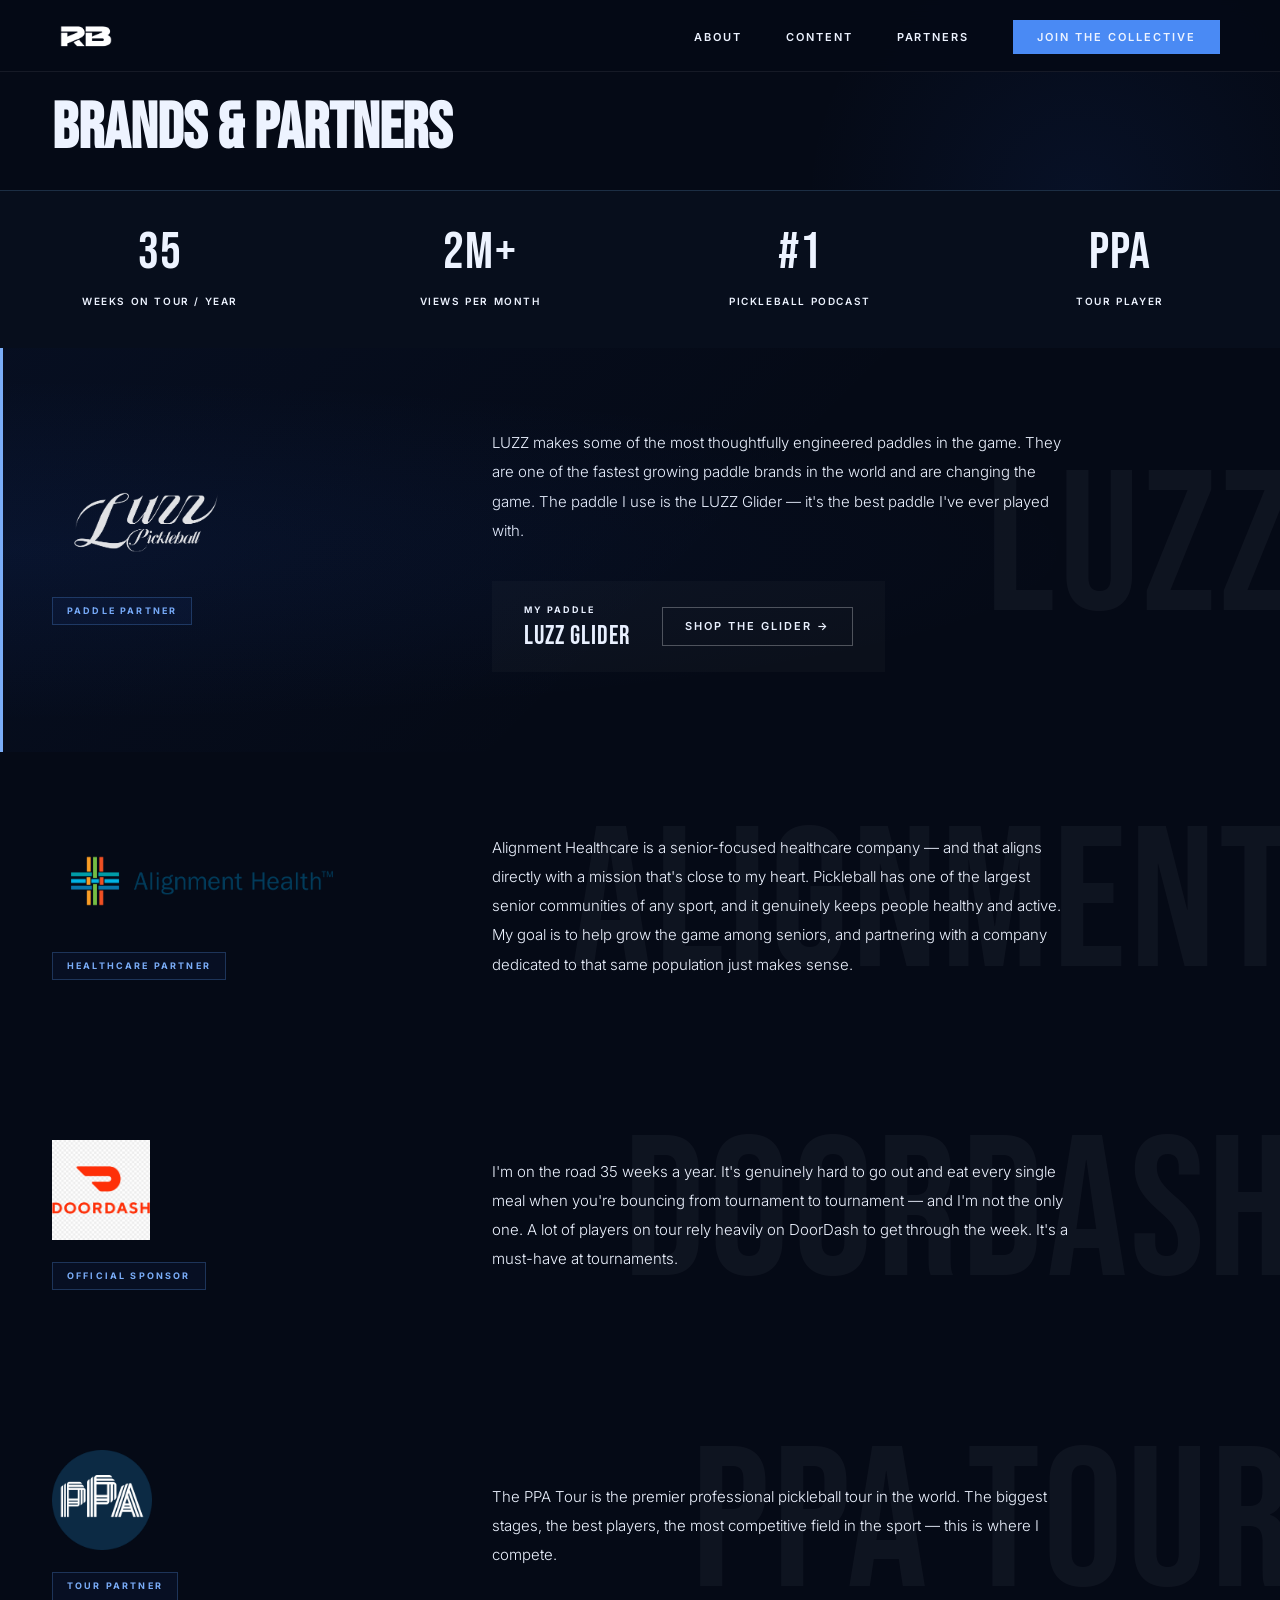
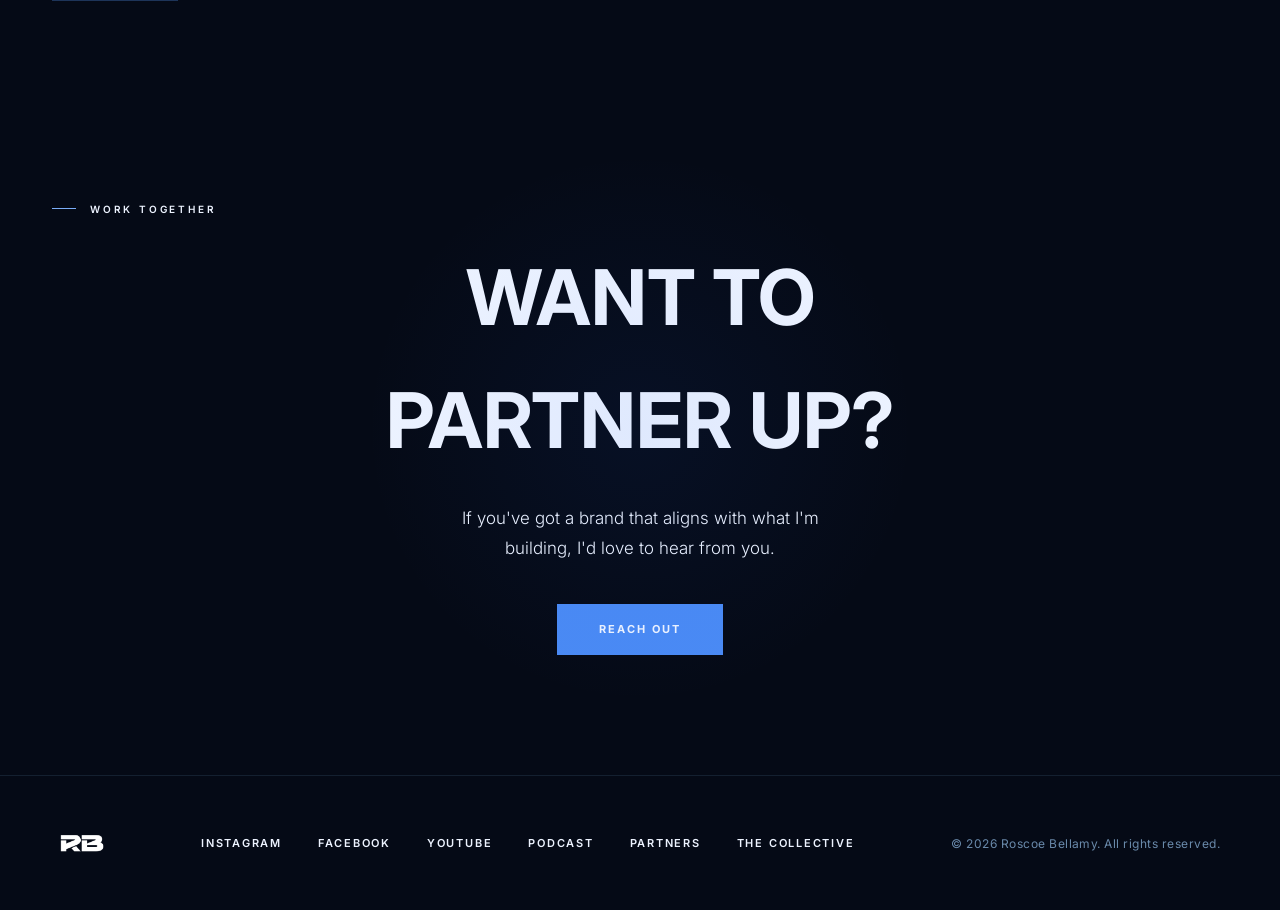
<file: partners.html>
<!DOCTYPE html>
<html lang="en">
<head>
  <meta charset="UTF-8" />
  <meta name="viewport" content="width=device-width, initial-scale=1.0" />
  <title>Brand Partners & Sponsorships — Roscoe Bellamy</title>
  <meta name="description" content="Partner with Roscoe Bellamy — World #6 pickleball pro, podcast host, and content creator reaching 2M+ viewers/month. Sponsorship and brand partnership opportunities." />
  <meta name="robots" content="index, follow" />
  <link rel="canonical" href="https://roscoebellamy.com/partners.html" />

  <!-- Open Graph -->
  <meta property="og:type" content="website" />
  <meta property="og:url" content="https://roscoebellamy.com/partners.html" />
  <meta property="og:title" content="Brand Partners & Sponsorships — Roscoe Bellamy" />
  <meta property="og:description" content="Sponsorship and brand partnership opportunities with World #6 pickleball pro and #1 podcast host reaching 2M+ viewers/month." />
  <meta property="og:image" content="https://roscoebellamy.com/og-image.jpg" />
  <meta property="og:site_name" content="Roscoe Bellamy" />

  <!-- Twitter Card -->
  <meta name="twitter:card" content="summary_large_image" />
  <meta name="twitter:site" content="@roscoebellamy" />
  <meta name="twitter:title" content="Brand Partners & Sponsorships — Roscoe Bellamy" />
  <meta name="twitter:description" content="Partner with World #6 pickleball pro reaching 2M+ viewers/month." />
  <meta name="twitter:image" content="https://roscoebellamy.com/og-image.jpg" />

  <!-- Favicon -->
  <link rel="icon" type="image/png" sizes="32x32" href="favicon-32.png" />
  <link rel="icon" type="image/png" sizes="16x16" href="favicon-16.png" />
  <link rel="apple-touch-icon" sizes="180x180" href="apple-touch-icon.png" />

  <!-- JSON-LD Structured Data -->
  <script type="application/ld+json">
  {
    "@context": "https://schema.org",
    "@type": "WebPage",
    "name": "Brand Partners & Sponsorships — Roscoe Bellamy",
    "url": "https://roscoebellamy.com/partners.html",
    "description": "Sponsorship and brand partnership opportunities with World #6 pickleball pro Roscoe Bellamy.",
    "about": {
      "@type": "Person",
      "name": "Roscoe Bellamy",
      "url": "https://roscoebellamy.com"
    },
    "mentions": [
      {
        "@type": "Organization",
        "name": "LUZZ",
        "url": "https://luzzpickleball.com",
        "description": "Pickleball paddle brand — Roscoe's official paddle partner."
      },
      {
        "@type": "Organization",
        "name": "Alignment Healthcare",
        "description": "Senior-focused healthcare company and official sponsor."
      },
      {
        "@type": "Organization",
        "name": "DoorDash",
        "url": "https://doordash.com",
        "description": "Official sponsor of Roscoe Bellamy on the PPA Tour."
      },
      {
        "@type": "Organization",
        "name": "PPA Tour",
        "description": "The premier professional pickleball tour in the world."
      }
    ]
  }
  </script>

  <link rel="preconnect" href="https://fonts.googleapis.com" />
  <link rel="preconnect" href="https://fonts.gstatic.com" crossorigin />
  <link href="https://fonts.googleapis.com/css2?family=Bebas+Neue&family=Inter:wght@300;400;500;600;700&display=swap" rel="stylesheet" />
  <link rel="stylesheet" href="styles.css?v=8" />
  <style>

    /* PAGE HEADER */
    .page-header {
      padding: 100px 52px 32px;
      border-bottom: 1px solid var(--border);
      position: relative;
      overflow: hidden;
    }
    .page-header::before {
      content: '';
      position: absolute;
      top: -100px; right: -100px;
      width: 600px; height: 600px;
      border-radius: 50%;
      background: radial-gradient(circle, rgba(37,99,235,.08) 0%, transparent 65%);
      pointer-events: none;
    }
    .page-title {
      font-family: var(--font-display);
      font-size: clamp(40px, 5vw, 64px);
      line-height: .9;
    }

    /* STATS BAR */
    .stats-bar {
      display: grid;
      grid-template-columns: repeat(4, 1fr);
      border-bottom: 1px solid var(--border);
      background: var(--off-bg);
    }
    .stat-item {
      padding: 36px 32px;
      border-right: 1px solid var(--border);
      text-align: center;
      position: relative;
      transition: background .25s;
    }
    .stat-item:hover { background: rgba(37,99,235,.06); }
    .stat-item:last-child { border-right: none; }
    .stat-value {
      font-family: var(--font-display);
      font-size: 52px;
      color: var(--white);
      display: block;
      line-height: 1;
      margin-bottom: 8px;
      letter-spacing: .02em;
    }
    .stat-label {
      font-size: 10px;
      text-transform: uppercase;
      letter-spacing: .16em;
      color: var(--muted);
      font-weight: 600;
    }

    /* PARTNER ROWS */
    .partner-row {
      padding: 80px 52px;
      border-bottom: 1px solid var(--border);
      display: grid;
      grid-template-columns: 360px 1fr;
      gap: 80px;
      align-items: center;
      position: relative;
      overflow: hidden;
      transition: background .4s;
    }
    .partner-row::after {
      content: attr(data-brand);
      position: absolute;
      right: -16px;
      top: 50%;
      transform: translateY(-50%);
      font-family: var(--font-display);
      font-size: 200px;
      color: var(--white);
      opacity: .04;
      line-height: 1;
      pointer-events: none;
      white-space: nowrap;
      letter-spacing: .02em;
      transition: opacity .4s;
    }
    .partner-row:hover::after { opacity: .07; }
    .partner-row:hover { background: rgba(37,99,235,.03); }
    .partner-row.featured {
      border-left: 3px solid var(--blue-lt);
      padding-left: 49px;
      background: linear-gradient(135deg, rgba(37,99,235,.05) 0%, transparent 55%);
    }
    .partner-row.featured::before {
      content: '';
      position: absolute;
      inset: 0;
      background: radial-gradient(ellipse at 0% 50%, rgba(37,99,235,.08) 0%, transparent 60%);
      pointer-events: none;
    }
    .partner-row.featured:hover { background: linear-gradient(135deg, rgba(37,99,235,.08) 0%, transparent 55%); }

    /* LEFT: logo + type */
    .pr-left {
      display: flex;
      flex-direction: column;
      align-items: flex-start;
      gap: 22px;
    }
    .pr-logo {
      display: block;
      max-height: 100px;
      max-width: 300px;
      width: auto;
      filter: brightness(0) invert(1);
      opacity: .88;
      transition: opacity .3s;
    }
    .partner-row:hover .pr-logo { opacity: 1; }
    .pr-logo.color { filter: none; opacity: 1; }
    .pr-type {
      font-size: 9px;
      font-weight: 700;
      letter-spacing: .24em;
      text-transform: uppercase;
      color: var(--blue-lt);
      border: 1px solid rgba(96,165,250,.25);
      padding: 6px 14px;
      display: inline-block;
      background: rgba(37,99,235,.06);
    }

    /* RIGHT: description + paddle */
    .pr-desc {
      font-size: 15px;
      font-weight: 300;
      color: var(--silver);
      line-height: 1.95;
      max-width: 580px;
      margin-bottom: 0;
    }
    .pr-paddle {
      display: inline-flex;
      align-items: center;
      gap: 32px;
      margin-top: 36px;
      padding: 22px 32px;
      border: 1px solid var(--border2);
      background: rgba(255,255,255,.025);
      transition: border-color .25s, background .25s;
    }
    .pr-paddle:hover { border-color: var(--blue-lt); background: rgba(37,99,235,.06); }
    .pr-paddle-label {
      font-size: 9px;
      font-weight: 700;
      letter-spacing: .22em;
      text-transform: uppercase;
      color: var(--muted);
      margin-bottom: 6px;
    }
    .pr-paddle-name {
      font-family: var(--font-display);
      font-size: 26px;
      letter-spacing: .04em;
      color: var(--white);
      line-height: 1;
    }

    /* ── MOBILE ─────────────────────────────────────────── */
    @media (max-width: 768px) {
      .page-header { padding: 90px 24px 24px; }
      .page-title { font-size: clamp(36px, 11vw, 56px) !important; text-align: center; }

      /* Stats bar: 2x2 grid */
      .stats-bar { grid-template-columns: 1fr 1fr; }
      .stat-item {
        padding: 24px 16px;
        border-bottom: 1px solid var(--border);
      }
      .stat-item:nth-child(odd) { border-right: 1px solid var(--border); }
      .stat-item:last-child { border-right: none; }
      .stat-value { font-size: 36px; }

      /* Partner rows: stack */
      .partner-row {
        grid-template-columns: 1fr;
        padding: 40px 24px;
        gap: 24px;
      }
      .partner-row.featured { padding-left: 21px; }
      .partner-row::after { font-size: 90px; }
      .pr-left { align-items: center; text-align: center; }
      .pr-logo { max-height: 64px; max-width: 200px; }
      .pr-desc { font-size: 14px; line-height: 1.8; text-align: center; }
      .pr-paddle {
        display: flex;
        flex-direction: column;
        align-items: center;
        gap: 16px;
        padding: 18px 20px;
        text-align: center;
        width: 100%;
      }
      .pr-paddle .btn-ghost { width: 100%; text-align: center; }

      /* CTA */
      .contact-cta { padding: 60px 24px; }
      .contact-cta .btn-primary { width: 100%; text-align: center; }
    }

    /* CONTACT CTA */
    .contact-cta {
      padding: 120px 52px;
      text-align: center;
      position: relative;
      overflow: hidden;
    }
    .contact-cta::before {
      content: '';
      position: absolute;
      top: 50%; left: 50%;
      transform: translate(-50%, -50%);
      width: 600px; height: 600px;
      border-radius: 50%;
      background: radial-gradient(circle, rgba(37,99,235,.07) 0%, transparent 65%);
      pointer-events: none;
    }
    .contact-cta .cta-body {
      font-size: 17px;
      font-weight: 300;
      color: var(--silver);
      line-height: 1.8;
      max-width: 420px;
      margin: 0 auto 40px;
    }

  </style>
</head>
<body>

  <!-- NAV -->
  <nav class="nav scrolled">
    <a href="index.html" class="nav-logo" aria-label="Roscoe Bellamy"></a>
    <ul class="nav-links" id="nav-links">
      <li><a href="about.html">About</a></li>
      <li><a href="content.html">Content</a></li>
      <li><a href="partners.html" class="active">Partners</a></li>
      <li><a href="https://www.skool.com/the-pickleball-collective/about" target="_blank" class="nav-cta">Join The Collective</a></li>
    </ul>
    <button class="nav-hamburger" id="nav-hamburger" aria-label="Menu">
      <span></span><span></span><span></span>
    </button>
  </nav>

  <!-- MOBILE NAV OVERLAY -->
  <ul class="mobile-nav" id="mobile-nav">
    <li><a href="about.html">About</a></li>
    <li><a href="content.html">Content</a></li>
    <li><a href="partners.html">Partners</a></li>
    <li><a href="https://www.skool.com/the-pickleball-collective/about" target="_blank" class="nav-cta">Join The Collective</a></li>
  </ul>

  <!-- PAGE HEADER -->
  <section class="page-header">
    <h1 class="page-title">
      BRANDS &amp; <span class="accent-blue">PARTNERS</span>
    </h1>
  </section>

  <!-- STATS BAR -->
  <div class="stats-bar">
    <div class="stat-item">
      <span class="stat-value">35</span>
      <span class="stat-label">Weeks on Tour / Year</span>
    </div>
    <div class="stat-item">
      <span class="stat-value">2M+</span>
      <span class="stat-label">Views Per Month</span>
    </div>
    <div class="stat-item">
      <span class="stat-value">#1</span>
      <span class="stat-label">Pickleball Podcast</span>
    </div>
    <div class="stat-item">
      <span class="stat-value">PPA</span>
      <span class="stat-label">Tour Player</span>
    </div>
  </div>

  <!-- LUZZ -->
  <div class="partner-row featured" data-brand="LUZZ">
    <div class="pr-left">
      <img src="Luzz logo.webp" alt="LUZZ" class="pr-logo" loading="lazy" />
      <span class="pr-type">Paddle Partner</span>
    </div>
    <div>
      <p class="pr-desc">
        LUZZ makes some of the most thoughtfully engineered paddles in the game. They are one of the fastest growing paddle brands in the world and are changing the game. The paddle I use is the LUZZ Glider — it's the best paddle I've ever played with.
      </p>
      <div class="pr-paddle">
        <div>
          <div class="pr-paddle-label">My Paddle</div>
          <div class="pr-paddle-name">LUZZ GLIDER</div>
        </div>
        <a href="https://luzzpickleball.com/collections/hybrid/products/luzzpickleball-glider-hybrid-paddle-t700-carbon-friction-surface-thermoformed"
           target="_blank" rel="noopener" class="btn-ghost" style="font-size:11px;padding:10px 22px;white-space:nowrap;">
          Shop the Glider →
        </a>
      </div>
    </div>
  </div>

  <!-- ALIGNMENT HEALTHCARE -->
  <div class="partner-row" data-brand="ALIGNMENT">
    <div class="pr-left">
      <img src="alignment-blue.png" alt="Alignment Healthcare" class="pr-logo color" loading="lazy" />
      <span class="pr-type">Healthcare Partner</span>
    </div>
    <div>
      <p class="pr-desc">
        Alignment Healthcare is a senior-focused healthcare company — and that aligns directly with a mission that's close to my heart. Pickleball has one of the largest senior communities of any sport, and it genuinely keeps people healthy and active. My goal is to help grow the game among seniors, and partnering with a company dedicated to that same population just makes sense.
      </p>
    </div>
  </div>

  <!-- DOORDASH -->
  <div class="partner-row" data-brand="DOORDASH">
    <div class="pr-left">
      <img src="doordash-logo.png" alt="DoorDash" class="pr-logo color" loading="lazy" />
      <span class="pr-type">Official Sponsor</span>
    </div>
    <div>
      <p class="pr-desc">
        I'm on the road 35 weeks a year. It's genuinely hard to go out and eat every single meal when you're bouncing from tournament to tournament — and I'm not the only one. A lot of players on tour rely heavily on DoorDash to get through the week. It's a must-have at tournaments.
      </p>
    </div>
  </div>

  <!-- PPA TOUR -->
  <div class="partner-row" data-brand="PPA TOUR">
    <div class="pr-left">
      <img src="PPA logo.png" alt="PPA Tour" class="pr-logo color" loading="lazy" />
      <span class="pr-type">Tour Partner</span>
    </div>
    <div>
      <p class="pr-desc">
        The PPA Tour is the premier professional pickleball tour in the world. The biggest stages, the best players, the most competitive field in the sport — this is where I compete.
      </p>
    </div>
  </div>

  <!-- WORK TOGETHER CTA -->
  <section class="contact-cta">
    <div class="eyebrow">Work Together</div>
    <h2 class="display-title" style="font-size:clamp(48px,6vw,80px);margin-bottom:20px;">
      WANT TO<br><span class="accent-blue">PARTNER UP?</span>
    </h2>
    <p class="cta-body">
      If you've got a brand that aligns with what I'm building, I'd love to hear from you.
    </p>
    <a href="index.html#contact" class="btn-primary">Reach Out</a>
  </section>

  <script>
    const hamburger = document.getElementById('nav-hamburger');
    const mobileNav = document.getElementById('mobile-nav');
    hamburger.addEventListener('click', () => {
      hamburger.classList.toggle('open');
      mobileNav.classList.toggle('open');
    });
    mobileNav.querySelectorAll('a').forEach(a => {
      a.addEventListener('click', () => {
        hamburger.classList.remove('open');
        mobileNav.classList.remove('open');
      });
    });
  </script>

  <!-- FOOTER -->
  <footer class="footer">
    <div class="footer-inner">
      <div class="footer-logo" aria-label="Roscoe Bellamy"></div>
      <nav class="footer-links">
        <a href="https://www.instagram.com/roscoebellamy/" target="_blank" rel="noopener noreferrer">Instagram</a>
        <a href="https://www.facebook.com/roscoe.bellamy/" target="_blank" rel="noopener noreferrer">Facebook</a>
        <a href="https://www.youtube.com/@roscoebellamy" target="_blank" rel="noopener noreferrer">YouTube</a>
        <a href="content.html">Podcast</a>
        <a href="partners.html">Partners</a>
        <a href="https://www.skool.com/the-pickleball-collective/about" target="_blank">The Collective</a>
      </nav>
      <p class="footer-copy">© 2026 Roscoe Bellamy. All rights reserved.</p>
    </div>
  </footer>

</body>
</html>
</file>
<file: styles.css>
/* ── RESET & VARIABLES ──────────────────────────────────── */
*, *::before, *::after { box-sizing: border-box; margin: 0; padding: 0; }

:root {
  --bg:       #050A16;
  --off-bg:   #070E1C;
  --surface:  #0B1525;
  --surface2: #0F1C30;
  --line:     #142030;
  --line2:    #1C2E44;
  --dim:      #6A8AAB;
  --white:    #EDF3FF;
  --blue:     #4A8AF4;
  --blue-lt:  #7AADF8;
  --gold:     #C4973A;

  --font-display: 'Bebas Neue', sans-serif;
  --font-body:    'Inter', sans-serif;
}

html { scroll-behavior: smooth; }
body {
  background: var(--bg);
  color: var(--white);
  font-family: var(--font-body);
  font-size: 16px;
  line-height: 1.6;
  overflow-x: hidden;
  -webkit-font-smoothing: antialiased;
}
a { text-decoration: none; color: inherit; }
img { display: block; max-width: 100%; }

/* ── TYPOGRAPHY ─────────────────────────────────────────── */
.eyebrow {
  display: flex;
  align-items: center;
  gap: 14px;
  font-size: 10px;
  font-weight: 600;
  letter-spacing: .28em;
  text-transform: uppercase;
  color: var(--white);
  margin-bottom: 20px;
}
.eyebrow::before {
  content: '';
  display: block;
  width: 24px; height: 1px;
  background: var(--blue-lt);
  flex-shrink: 0;
}
.section-title {
  font-family: var(--font-display);
  font-size: clamp(52px, 6vw, 88px);
  line-height: .90;
  letter-spacing: .01em;
  color: var(--white);
  margin-bottom: 28px;
}
.body-text {
  font-size: 16px;
  font-weight: 300;
  color: var(--white);
  line-height: 1.9;
  margin-bottom: 18px;
}

/* ── BUTTONS ────────────────────────────────────────────── */
.btn-primary {
  display: inline-block;
  background: var(--blue);
  color: var(--white);
  font-size: 11px;
  font-weight: 700;
  letter-spacing: .18em;
  text-transform: uppercase;
  padding: 17px 42px;
  border: none;
  cursor: pointer;
  transition: background .2s, transform .15s, box-shadow .2s;
}
.btn-primary:hover {
  background: var(--blue-lt);
  transform: translateY(-2px);
  box-shadow: 0 14px 44px rgba(74,138,244,.4);
}
.btn-ghost {
  display: inline-block;
  color: var(--white);
  font-size: 11px;
  font-weight: 600;
  letter-spacing: .18em;
  text-transform: uppercase;
  padding: 16px 42px;
  border: 1px solid rgba(255,255,255,.28);
  transition: border-color .2s, background .2s;
}
.btn-ghost:hover {
  border-color: var(--white);
  background: rgba(255,255,255,.06);
}

/* ── NAV ────────────────────────────────────────────────── */
.nav {
  position: fixed;
  top: 0; left: 0; right: 0;
  z-index: 200;
  display: flex;
  align-items: center;
  justify-content: space-between;
  padding: 0 60px;
  height: 72px;
  background: rgba(5,10,22,.88);
  backdrop-filter: blur(20px);
  -webkit-backdrop-filter: blur(20px);
  border-bottom: 1px solid rgba(255,255,255,.07);
}
.nav-logo {
  display: block;
  width: 52px;
  height: 36px;
  flex-shrink: 0;
  background: url('Roscoe Bellamy-01.png') center/contain no-repeat;
}
.nav-brand {
  font-family: var(--font-display);
  font-size: 22px;
  letter-spacing: .14em;
  color: var(--white);
  transition: color .2s;
}
.nav-brand:hover { color: var(--blue-lt); }
.nav-links {
  display: flex;
  align-items: center;
  gap: 44px;
  list-style: none;
}
.nav-links a {
  font-size: 11px;
  font-weight: 600;
  letter-spacing: .18em;
  text-transform: uppercase;
  color: var(--white);
  transition: color .2s;
}
.nav-links a:hover { color: var(--blue-lt); }
.nav-links .nav-highlight { color: var(--blue-lt); }
.nav-links .nav-cta {
  background: var(--blue);
  padding: 10px 24px;
  color: var(--white);
  transition: background .2s;
}
.nav-links .nav-cta:hover { background: var(--blue-lt); color: var(--white); }

/* ── HERO ───────────────────────────────────────────────── */
.hero {
  position: relative;
  min-height: 75vh;
  display: grid;
  grid-template-columns: 50% 50%;
}
.hero-photo {
  grid-column: 2;
  grid-row: 1;
  position: relative;
  overflow: hidden;
}
.hero-photo img {
  width: 100%; height: 100%;
  object-fit: cover;
  object-position: center top;
}
.hero-photo::after {
  content: '';
  position: absolute;
  inset: 0;
  background: linear-gradient(to right, var(--bg) 0%, transparent 28%);
  pointer-events: none;
}
.hero-overlay { display: none; }
.hero-content {
  grid-column: 1;
  grid-row: 1;
  position: relative;
  z-index: 2;
  padding: 90px 50px 80px 60px;
  display: flex;
  flex-direction: column;
  justify-content: center;
}
.eyebrow-break { display: none; }
.hero-eyebrow {
  display: flex;
  align-items: center;
  gap: 14px;
  font-size: 10px;
  font-weight: 600;
  letter-spacing: .22em;
  text-transform: uppercase;
  color: var(--gold);
  margin-bottom: 20px;
  white-space: nowrap;
}
.hero-eyebrow::before {
  content: '';
  display: block;
  width: 28px; height: 1px;
  background: var(--gold);
  flex-shrink: 0;
}
.hero-headline {
  font-family: var(--font-display);
  font-size: clamp(80px, 12vw, 180px);
  line-height: .84;
  letter-spacing: .01em;
  color: var(--white);
  margin-bottom: 36px;
}
.hero-headline br { display: block; }
.hero-sub {
  font-size: 17px;
  font-weight: 300;
  color: var(--white);
  line-height: 1.75;
  margin-bottom: 48px;
  max-width: 400px;
}
.hero-actions {
  display: flex;
  align-items: center;
  gap: 20px;
  flex-wrap: wrap;
}
.hero-scroll {
  position: absolute;
  bottom: 40px;
  right: 60px;
  z-index: 2;
  display: flex;
  flex-direction: column;
  align-items: center;
  gap: 12px;
  font-size: 9px;
  letter-spacing: .24em;
  text-transform: uppercase;
  color: var(--dim);
}
.hero-scroll-line {
  width: 1px;
  height: 52px;
  background: linear-gradient(to bottom, var(--dim), transparent);
  animation: scrollPulse 2.2s ease-in-out infinite;
}
@keyframes scrollPulse {
  0%,100% { opacity: .3; }
  50%     { opacity: .9; }
}

/* ── STATS BAR ───────────────────────────────────────────── */
.stats-bar {
  display: flex;
  align-items: stretch;
  justify-content: center;
  background: var(--surface);
  border-top: 1px solid var(--line2);
  border-bottom: 1px solid var(--line2);
}
.stat {
  display: flex;
  flex-direction: column;
  align-items: center;
  justify-content: center;
  gap: 8px;
  padding: 44px 80px;
  flex: 1;
  max-width: 300px;
}
.stat-num {
  font-family: var(--font-display);
  font-size: 58px;
  line-height: 1;
  color: var(--white);
  letter-spacing: .04em;
}
.stat-label {
  font-size: 10px;
  font-weight: 600;
  letter-spacing: .22em;
  text-transform: uppercase;
  color: var(--white);
}
.stat-divider {
  width: 1px;
  background: var(--line2);
  margin: 24px 0;
  flex-shrink: 0;
}

/* ── COLLECTIVE (split layout) ───────────────────────────── */
.collective {
  padding: 120px 60px;
  display: grid;
  grid-template-columns: 1fr 1fr;
  align-items: center;
  gap: 96px;
  background: var(--off-bg);
  border-top: 1px solid var(--line2);
  border-bottom: 1px solid var(--line2);
}
.collective-image {
  position: relative;
  overflow: hidden;
  border: 1px solid rgba(74,138,244,.2);
  transition: border-color .3s;
}
.collective-image:hover { border-color: rgba(74,138,244,.5); }
.collective-image img {
  width: 100%;
  height: auto;
  display: block;
  transition: transform .6s ease;
}
.collective-image:hover img { transform: scale(1.03); }

/* ── PARTNERS ────────────────────────────────────────────── */
.partners {
  padding: 52px 60px;
  background: var(--surface);
  border-top: 1px solid var(--line2);
  border-bottom: 1px solid var(--line2);
  text-align: center;
}
.partners .eyebrow { justify-content: center; margin-bottom: 32px; }
.partners-row {
  display: flex;
  align-items: center;
  justify-content: center;
  gap: 80px;
  flex-wrap: wrap;
  margin-bottom: 32px;
}
.partner-item {
  opacity: .65;
  transition: opacity .25s;
  display: flex;
  align-items: center;
}
.partner-item:hover { opacity: 1; }
.partner-item img {
  max-height: 44px;
  width: auto;
  filter: brightness(0) invert(1);
}
.partner-name {
  font-family: var(--font-display);
  font-size: 30px;
  letter-spacing: .14em;
  color: var(--white);
}

/* ── NEWSLETTER BANNER ───────────────────────────────────── */
.newsletter-banner {
  background: var(--blue);
  display: flex;
  align-items: center;
  justify-content: center;
  gap: 32px;
  padding: 20px 48px;
  flex-wrap: wrap;
}
.newsletter-banner-text {
  font-size: clamp(15px, 2vw, 18px);
  font-weight: 600;
  color: var(--white);
  letter-spacing: 0.01em;
  margin: 0;
}
.newsletter-banner-btn {
  white-space: nowrap;
  background: var(--white);
  color: var(--blue);
  flex-shrink: 0;
}
.newsletter-banner-btn:hover {
  background: var(--bg);
  color: var(--white);
}

/* ── MEDIA CREDIBILITY STRIP ─────────────────────────────── */
.media-strip {
  background: var(--surface);
  border-top: 1px solid var(--line2);
  border-bottom: 1px solid var(--line2);
  padding: 28px 60px;
  display: flex;
  align-items: center;
  justify-content: center;
  gap: 40px;
  flex-wrap: wrap;
}
.media-strip-label {
  font-size: 9px;
  font-weight: 700;
  letter-spacing: .24em;
  text-transform: uppercase;
  color: var(--dim);
  white-space: nowrap;
}
.media-strip-items {
  display: flex;
  align-items: center;
  gap: 32px;
  flex-wrap: wrap;
}
.media-item {
  display: flex;
  align-items: center;
  gap: 9px;
  opacity: .55;
  transition: opacity .2s;
}
.media-item:hover { opacity: 1; }
.media-icon {
  width: 18px; height: 18px;
  color: var(--white);
  flex-shrink: 0;
}
.media-item span {
  font-size: 11px;
  font-weight: 600;
  letter-spacing: .14em;
  text-transform: uppercase;
  color: var(--white);
  white-space: nowrap;
}
.media-divider {
  width: 1px; height: 20px;
  background: var(--line2);
  flex-shrink: 0;
}

/* ── COLLECTIVE FEATURES ─────────────────────────────────── */
.collective-features {
  list-style: none;
  margin: 4px 0 36px;
  display: flex;
  flex-direction: column;
  gap: 12px;
}
.collective-features li {
  font-size: 14px;
  font-weight: 400;
  color: var(--white);
  display: flex;
  align-items: flex-start;
  gap: 12px;
  line-height: 1.5;
}
.collective-features li::before {
  content: '';
  display: block;
  width: 16px; height: 16px;
  border-radius: 50%;
  background: var(--blue);
  flex-shrink: 0;
  margin-top: 2px;
  position: relative;
}
.collective-features li::before {
  background: transparent;
  border: 1.5px solid var(--blue-lt);
  box-shadow: inset 0 0 0 3px var(--blue-lt);
  box-shadow: none;
  width: 6px; height: 6px;
  border-radius: 50%;
  background: var(--blue-lt);
  margin-top: 6px;
}

/* ── ABOUT ───────────────────────────────────────────────── */
.about {
  padding: 120px 60px;
  display: grid;
  grid-template-columns: 1fr 1fr;
  align-items: center;
  gap: 96px;
}
.about-photos {
  display: grid;
  grid-template-columns: 3fr 2fr;
  grid-template-rows: auto auto;
  gap: 10px;
}
.about-photo {
  position: relative;
  overflow: hidden;
  border-radius: 4px;
}
.about-photo--tall {
  grid-column: 1;
  grid-row: 1 / 3;
  height: 580px;
}
.about-photo--short {
  grid-column: 2;
  height: 285px;
}
.about-photo img {
  width: 100%; height: 100%;
  object-fit: cover;
  object-position: center top;
}
.about-photo--tall img {
  object-position: center top;
}
.about-photo--short:first-of-type img {
  object-position: 92% top;
}
.about-photo::after {
  content: '';
  position: absolute;
  inset: 0;
  background: linear-gradient(to top, rgba(5,10,22,.5) 0%, transparent 40%);
  pointer-events: none;
}

/* ── CONTENT FEATURES ────────────────────────────────────── */
.content-features {
  padding: 120px 60px;
  background: var(--off-bg);
  border-top: 1px solid var(--line2);
}
.content-features-header {
  margin-bottom: 64px;
}
.content-grid {
  display: grid;
  grid-template-columns: 1fr 1fr;
  gap: 3px;
}
.content-card {
  background: var(--surface);
  padding: 60px 56px;
  border: 1px solid var(--line2);
  position: relative;
  overflow: hidden;
  transition: border-color .3s;
}
.content-card:hover { border-color: rgba(74,138,244,.4); }
.content-card::before {
  content: '';
  position: absolute;
  top: 0; left: 0; right: 0;
  height: 2px;
  background: var(--blue);
  transform: scaleX(0);
  transform-origin: left;
  transition: transform .35s ease;
}
.content-card:hover::before { transform: scaleX(1); }
.content-card-label {
  font-size: 9px;
  font-weight: 700;
  letter-spacing: .28em;
  text-transform: uppercase;
  color: var(--blue-lt);
  margin-bottom: 14px;
  display: block;
}
.content-card-title {
  font-family: var(--font-display);
  font-size: 48px;
  letter-spacing: .04em;
  color: var(--white);
  margin-bottom: 18px;
  line-height: 1;
}
.content-card-text {
  font-size: 15px;
  font-weight: 300;
  color: var(--white);
  line-height: 1.85;
  margin-bottom: 40px;
  max-width: 420px;
}
.content-card-link {
  font-size: 11px;
  font-weight: 700;
  letter-spacing: .18em;
  text-transform: uppercase;
  color: var(--blue-lt);
  display: inline-flex;
  align-items: center;
  gap: 10px;
  transition: gap .2s, color .2s;
}
.content-card-link:hover { gap: 18px; color: var(--white); }

/* ── EMAIL SIGNUP ────────────────────────────────────────── */
.email-signup {
  padding: 120px 60px;
  text-align: center;
  position: relative;
  overflow: hidden;
}
.email-glow {
  position: absolute;
  top: -80px; left: 50%;
  transform: translateX(-50%);
  width: 600px; height: 400px;
  background: radial-gradient(ellipse, rgba(74,138,244,.10) 0%, transparent 65%);
  pointer-events: none;
}
.email-signup .section-title { margin-bottom: 16px; }
.email-signup .body-text { max-width: 440px; margin: 0 auto 44px; }
.signup-form {
  display: flex;
  align-items: stretch;
  justify-content: center;
  max-width: 500px;
  margin: 0 auto;
}
.email-input {
  flex: 1;
  padding: 16px 24px;
  background: var(--surface2);
  border: 1px solid var(--line2);
  border-right: none;
  color: var(--white);
  font-family: var(--font-body);
  font-size: 14px;
  outline: none;
  transition: border-color .2s;
}
.email-input::placeholder { color: var(--dim); }
.email-input:focus { border-color: var(--blue); }

/* ── FOOTER ──────────────────────────────────────────────── */
.footer {
  background: var(--bg);
  border-top: 1px solid var(--line);
  padding: 52px 60px;
}
.footer-inner {
  display: flex;
  align-items: center;
  justify-content: space-between;
  flex-wrap: wrap;
  gap: 28px;
}
.footer-brand {
  font-family: var(--font-display);
  font-size: 20px;
  letter-spacing: .14em;
  color: var(--white);
}
.footer-logo {
  width: 44px;
  height: 30px;
  background: url('Roscoe Bellamy-01.png') center/contain no-repeat;
}
.footer-links {
  display: flex;
  gap: 36px;
}
.footer-links a {
  font-size: 11px;
  font-weight: 600;
  letter-spacing: .16em;
  text-transform: uppercase;
  color: var(--white);
  transition: color .2s;
}
.footer-links a:hover { color: var(--blue-lt); }
.footer-copy {
  font-size: 12px;
  color: var(--dim);
  letter-spacing: .04em;
}

/* ── HAMBURGER BUTTON ───────────────────────────────────── */
.mobile-nav { display: none; }

.nav-hamburger {
  display: none;
  flex-direction: column;
  justify-content: center;
  gap: 5px;
  width: 36px;
  height: 36px;
  background: none;
  border: none;
  cursor: pointer;
  padding: 4px;
  z-index: 300;
  position: relative;
  flex-shrink: 0;
}
.nav-hamburger span {
  display: block;
  width: 22px;
  height: 2px;
  background: var(--white);
  transition: transform .3s ease, opacity .3s ease;
  border-radius: 1px;
}
.nav-hamburger.open span:nth-child(1) { transform: translateY(7px) rotate(45deg); }
.nav-hamburger.open span:nth-child(2) { opacity: 0; }
.nav-hamburger.open span:nth-child(3) { transform: translateY(-7px) rotate(-45deg); }

/* ── MOBILE & TABLET ────────────────────────────────────── */
@media (max-width: 768px) {

  /* NAV */
  .nav { padding: 0 20px !important; }
  .nav-hamburger { display: flex !important; }
  .nav-links { display: none !important; }

  /* MOBILE OVERLAY (lives outside <nav> to avoid backdrop-filter stacking) */
  .mobile-nav {
    display: none;
    position: fixed;
    inset: 0;
    background: var(--bg);
    flex-direction: column;
    align-items: center;
    justify-content: center;
    gap: 36px;
    z-index: 500;
    list-style: none;
    padding: 0;
    margin: 0;
  }
  .mobile-nav.open { display: flex; }
  .mobile-nav li { list-style: none; }
  .mobile-nav a {
    font-size: 15px;
    font-weight: 600;
    letter-spacing: .2em;
    text-transform: uppercase;
    color: var(--white);
    transition: color .2s;
  }
  .mobile-nav a:hover { color: var(--blue-lt); }
  .mobile-nav .nav-cta {
    background: var(--blue);
    padding: 14px 36px;
    color: var(--white);
  }

  /* HERO */
  .hero {
    grid-template-columns: 1fr !important;
    min-height: 100svh;
    position: relative;
  }
  .hero-photo {
    grid-column: 1 !important;
    grid-row: 1 !important;
    position: absolute !important;
    inset: 0 !important;
  }
  .hero-photo::after {
    background: linear-gradient(to top, var(--bg) 10%, rgba(5,10,22,.65) 55%, rgba(5,10,22,.2) 100%) !important;
  }
  .hero-overlay {
    display: block !important;
    position: absolute !important;
    inset: 0 !important;
    background: rgba(5,10,22,.35) !important;
    z-index: 1 !important;
  }
  .hero-content {
    grid-column: 1 !important;
    grid-row: 1 !important;
    position: relative !important;
    z-index: 2 !important;
    padding: 130px 24px 80px !important;
    justify-content: flex-end !important;
  }
  .hero-headline { font-size: clamp(72px, 19vw, 110px) !important; text-align: center; }
  .hero-eyebrow { display: block !important; white-space: normal !important; font-size: 9px !important; line-height: 2 !important; text-align: center; }
  .hero-eyebrow::before { display: none !important; }
  .eyebrow-break { display: none; }
  .hero-sub { font-size: 15px !important; max-width: 100% !important; margin-bottom: 32px !important; text-align: center; }
  .hero-actions { justify-content: center; }
  .hero-actions .btn-primary { width: 100%; text-align: center; }
  .hero-scroll { display: none !important; }

  /* HEADINGS — CENTER ON MOBILE */
  .section-title { text-align: center; }
  .eyebrow { justify-content: center; }
  .display-title { text-align: center; }

  /* STATS BAR */
  .stats-bar { flex-wrap: wrap; }
  .stat {
    flex: 0 0 50%;
    max-width: 50%;
    padding: 28px 16px;
    border-right: 1px solid var(--line2);
    border-bottom: 1px solid var(--line2);
  }
  .stat:nth-child(4n+2), .stat:nth-child(4n) { border-right: none; }
  .stat-num { font-size: 40px; }
  .stat-divider { display: none; }

  /* ABOUT */
  .about {
    grid-template-columns: 1fr;
    padding: 60px 24px;
    gap: 44px;
  }
  .about-photos { grid-template-columns: 1fr 1fr; }
  .about-photo--tall { height: 260px; }
  .about-photo--short { height: 124px; }
  .about-text { text-align: center; align-items: center; }
  .about-text .btn-primary,
  .about-text .btn-ghost { width: 100%; text-align: center; }
  .about-text > div[style] { width: 100%; flex-direction: column; gap: 12px !important; }

  /* COLLECTIVE */
  .collective {
    grid-template-columns: 1fr;
    padding: 60px 24px;
    gap: 44px;
  }
  .collective-text {
    text-align: center;
    display: flex;
    flex-direction: column;
    align-items: center;
  }
  .collective-features { align-items: center; }
  .collective-features li { text-align: left; }
  .collective-text .btn-primary { align-self: center; }
  .collective-image { max-height: 300px; overflow: hidden; }

  /* CONTENT FEATURES */
  .content-features { padding: 60px 24px; }
  .content-grid { grid-template-columns: 1fr; }
  .content-card { padding: 36px 24px; text-align: center; align-items: center; }
  .content-card .card-stats { justify-content: center; }
  .content-card .card-link { align-self: center; }

  /* PARTNERS STRIP */
  .partners { padding: 40px 24px; }
  .partners-row { gap: 28px; justify-content: center; }

  /* MEDIA STRIP */
  .media-strip { padding: 20px 24px; gap: 16px; flex-direction: column; align-items: center; text-align: center; }
  .media-strip-items { justify-content: center; }
  .media-divider { display: none; }

  /* NEWSLETTER BANNER */
  .newsletter-banner { flex-direction: column; gap: 16px; padding: 24px; text-align: center; }
  .newsletter-banner-btn { width: 100%; text-align: center; }

  /* EMAIL SIGNUP */
  .email-signup { padding: 60px 24px; }
  .signup-form { flex-direction: column; }
  .email-input { border-right: 1px solid var(--line2); border-bottom: none; }
  .email-input:focus { border-color: var(--blue); }

  /* FOOTER */
  .footer { padding: 40px 24px; }
  .footer-inner { flex-direction: column; align-items: flex-start; gap: 20px; }
  .footer-links { flex-wrap: wrap; gap: 20px; }

  /* DISPLAY TITLE utility */
  .display-title { font-size: clamp(36px, 10vw, 56px) !important; }

  /* SCROLL ROWS */
  .scroll-row-header { padding: 0 20px; }
  .scroll-track { padding: 4px 20px; }

  /* PARTNERS PAGE STATS */
  .partners-stats { grid-template-columns: 1fr 1fr; }
  .partner-stat-label { font-size: 9px; line-height: 1.4; }

  /* ABOUT PAGE BADGES */
  .hero-badges { flex-direction: column; align-items: center; gap: 10px; }
  .hero-badge { text-align: center; justify-content: center; }

  /* ABOUT PAGE BIO SPLITS */
  .bio-split { grid-template-columns: 1fr !important; height: auto !important; overflow: visible !important; }
  .bio-text { padding: 44px 24px !important; border-right: none !important; border-left: none !important; text-align: center !important; align-items: center !important; }
  .bio-photo { height: 300px !important; order: 1 !important; }
  .bio-split.reverse .bio-text { order: 2 !important; }
  .bio-split.reverse .bio-photo { order: 1 !important; }

  /* ABOUT PAGE PLATFORM CARDS */
  .platform-card { text-align: center; align-items: center; }
  .platform-stats { justify-content: center; }

  /* CONTENT PAGE TABS */
  .content-tabs { justify-content: center; }

}

/* ── CONTENT SCROLL ROWS ────────────────────────────────── */
.content-scroll-section {
  border-top: 1px solid var(--line2);
  border-bottom: 1px solid var(--line2);
  background: var(--off-bg);
}

.scroll-row {
  padding: 28px 0 32px;
  border-bottom: 1px solid var(--line2);
  overflow: hidden;
}
.scroll-row:last-child { border-bottom: none; }

.scroll-row-header {
  display: flex;
  justify-content: space-between;
  align-items: center;
  padding: 0 60px;
  margin-bottom: 18px;
}
.scroll-row-label {
  font-size: 9px;
  font-weight: 700;
  letter-spacing: .24em;
  text-transform: uppercase;
  color: var(--blue-lt);
  margin-bottom: 3px;
}
.scroll-row-stats {
  font-size: 11px;
  font-weight: 400;
  color: var(--dim);
  letter-spacing: .04em;
}
.scroll-row-link {
  font-size: 9px;
  font-weight: 700;
  letter-spacing: .18em;
  text-transform: uppercase;
  color: var(--white);
  opacity: .55;
  transition: opacity .2s, color .2s;
  white-space: nowrap;
}
.scroll-row-link:hover { opacity: 1; color: var(--blue-lt); }

.scroll-track-wrap {
  overflow: hidden;
  width: 100%;
}
.scroll-track {
  display: flex;
  gap: 12px;
  width: max-content;
  padding: 4px 60px;
}
.scroll-track:hover { animation-play-state: paused !important; }
.scroll-track * { pointer-events: none; }
.scroll-track a { pointer-events: auto; }

@keyframes marqueeLeft {
  from { transform: translateX(0); }
  to   { transform: translateX(-50%); }
}
@keyframes marqueeRight {
  from { transform: translateX(-50%); }
  to   { transform: translateX(0); }
}
.scroll-to-left  { animation: marqueeLeft  38s linear infinite; }
.scroll-to-right { animation: marqueeRight 38s linear infinite; }

.scroll-card {
  width: 200px;
  flex-shrink: 0;
  text-decoration: none;
  color: inherit;
  display: block;
  transition: opacity .25s;
}
.scroll-card:hover { opacity: .8; }

.scroll-card-thumb {
  width: 200px;
  aspect-ratio: 16/9;
  overflow: hidden;
  background: var(--surface);
  margin-bottom: 8px;
  position: relative;
}
.scroll-card-thumb img {
  width: 100%;
  height: 100%;
  object-fit: cover;
  transition: transform .4s ease;
  display: block;
}
.scroll-card:hover .scroll-card-thumb img { transform: scale(1.04); }

.scroll-card-title {
  font-size: 11px;
  font-weight: 500;
  color: var(--white);
  line-height: 1.45;
  opacity: .65;
  white-space: normal;
  max-width: 200px;
}

/* ── SCROLL ROWS — MOBILE OVERRIDES ────────────────────── */
@media (max-width: 768px) {
  .content-scroll-section { border-top: none; }
  .scroll-row { padding: 18px 0 22px; }
  .scroll-row-header { padding: 0 20px; margin-bottom: 12px; flex-wrap: wrap; gap: 6px; }
  .scroll-row-stats { font-size: 10px; }
  .scroll-track { gap: 10px; padding: 4px 20px; }
  .scroll-card { width: 150px; }
  .scroll-card-thumb { width: 150px; }
  .scroll-card-title { font-size: 10px; max-width: 150px; }
}
</file>
